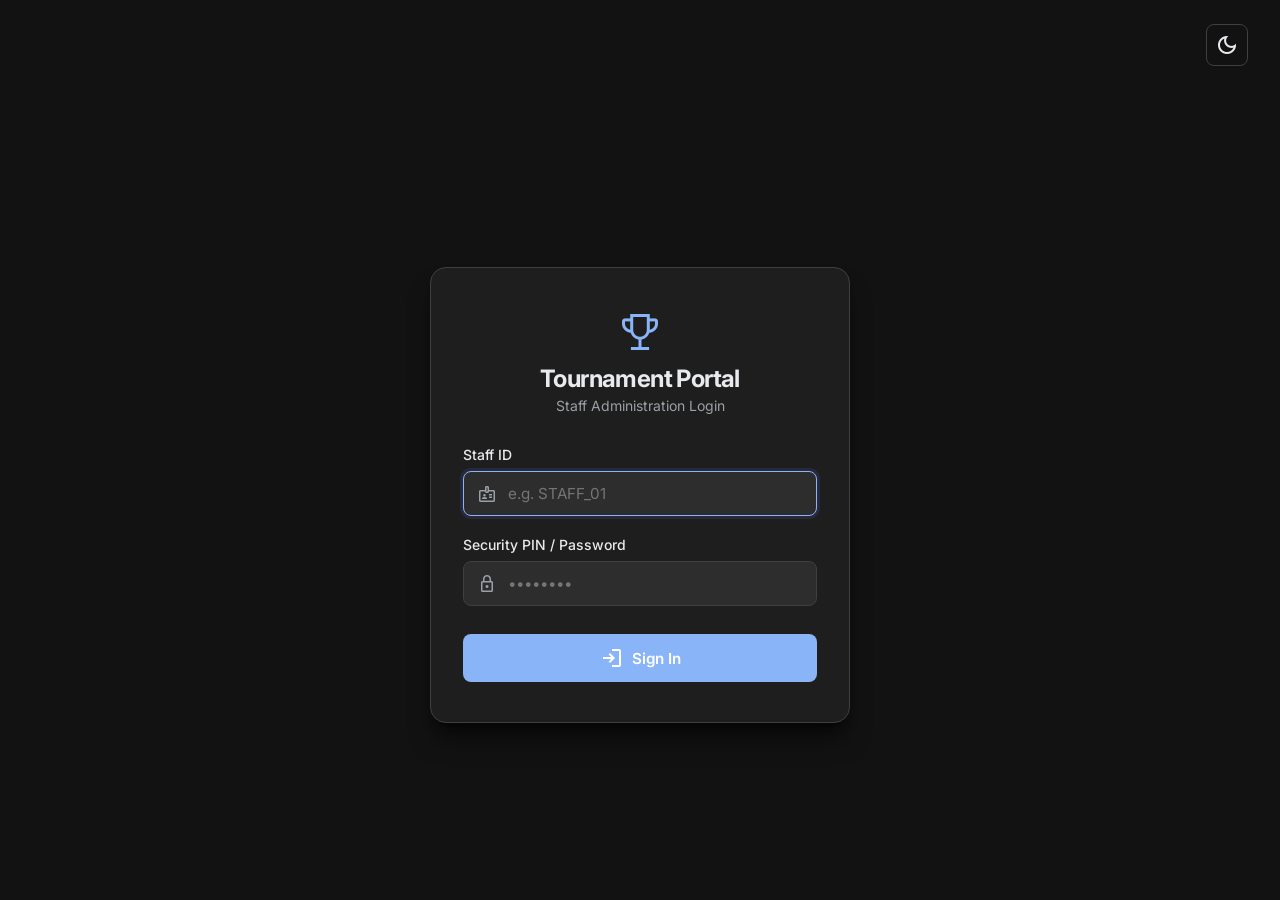
<file: index.html>
<!DOCTYPE html>
<html lang="en" data-theme="dark">
<head>
  <meta charset="UTF-8">
  <meta name="viewport" content="width=device-width, initial-scale=1.0">
  <title>Dashboard | Tournament Portal</title>
  
  <!-- Fonts & Material Symbols -->
  <link rel="preconnect" href="https://fonts.googleapis.com">
  <link rel="preconnect" href="https://fonts.gstatic.com" crossorigin>
  <link href="https://fonts.googleapis.com/css2?family=Inter:wght@400;500;600;700&display=swap" rel="stylesheet">
  <link rel="stylesheet" href="https://fonts.googleapis.com/css2?family=Material+Symbols+Outlined:opsz,wght,FILL,GRAD@24,400,0,0" />
  
  <!-- Page Stylesheet -->
  <link rel="stylesheet" href="index.css">
</head>
<body>

  <!-- Mobile Sidebar Backdrop -->
  <div id="sidebarBackdrop" class="sidebar-backdrop"></div>

  <!-- 1. Full-Width Top Header (Always Visible) -->
  <header class="top-header">
    <div class="header-left">
      <button id="hamburgerBtn" class="icon-btn hamburger-btn" aria-label="Toggle Menu">
        <span class="material-symbols-outlined">menu</span>
      </button>
      <div class="brand">
        <span class="material-symbols-outlined logo-icon" data-config="brand-icon">emoji_events</span>
        <span class="brand-title" data-config="brand-name">Tournament Portal</span>
      </div>
      <h1 class="page-title">Dashboard</h1>
    </div>

    <div class="header-right">
      <button id="themeToggleBtn" class="icon-btn" aria-label="Toggle Theme"></button>
    </div>
  </header>

  <!-- 2. Main Workspace Layout -->
  <div class="app-container">

    <!-- Left Sidebar Navigation (Always Visible) -->
    <aside id="sidebar" class="sidebar">
      <nav id="sidebarNavContainer" class="sidebar-nav">
        <!-- Injected dynamically via util.js -->
      </nav>

      <div class="sidebar-footer">
        <div class="user-profile">
          <span class="material-symbols-outlined user-avatar">account_circle</span>
          <div class="user-info">
            <span class="user-name">John Doe</span>
            <span class="user-role">Administrator</span>
          </div>
        </div>
        <button id="logoutBtn" class="icon-btn logout-btn" title="Logout">
          <span class="material-symbols-outlined">logout</span>
        </button>
      </div>
    </aside>

    <!-- Right Main Content Body -->
    <main class="content-body">
      <!-- Content-Scoped Loading Overlay -->
      <div id="contentLoadingOverlay" class="content-loading-overlay">
        <div class="loading-spinner"></div>
      </div>

      <!-- Quick Metrics Grid -->
      <section class="metrics-grid">
        <div class="metric-card">
          <div class="metric-icon">
            <span class="material-symbols-outlined">event</span>
          </div>
          <div class="metric-info">
            <span class="metric-label">Total Events</span>
            <h2 id="totalEventsCount" class="metric-value">--</h2>
          </div>
        </div>

        <div class="metric-card">
          <div class="metric-icon">
            <span class="material-symbols-outlined">groups</span>
          </div>
          <div class="metric-info">
            <span class="metric-label">Active Entrants</span>
            <h2 id="totalEntrantsCount" class="metric-value">--</h2>
          </div>
        </div>

        <div class="metric-card">
          <div class="metric-icon">
            <span class="material-symbols-outlined">pending_actions</span>
          </div>
          <div class="metric-info">
            <span class="metric-label">Pending Matches</span>
            <h2 id="pendingMatchesCount" class="metric-value">--</h2>
          </div>
        </div>
      </section>

      <!-- Dashboard Table Section -->
      <section class="dashboard-section">
        <div class="section-header">
          <h2>Recent Events</h2>
          <button class="btn btn-secondary btn-sm" onclick="navigateTo('events/viewevents.html')">
            <span>View All</span>
            <span class="material-symbols-outlined">arrow_forward</span>
          </button>
        </div>

        <div id="recentEventsContainer" class="dashboard-card">
          <p class="placeholder-text">Loading recent events...</p>
        </div>
      </section>

    </main>
  </div>

  <!-- Scripts -->
  <script src="util.js"></script>
  <script src="index.js"></script>
</body>
</html>
</file>
<file: index.css>
/* ==========================================================================
   INDEX / DASHBOARD STYLESHEET
   ========================================================================== */

:root[data-theme="dark"] {
  --bg-primary: #121212;
  --bg-surface: #1e1e1e;
  --bg-input: #2d2d2d;
  --text-primary: #e8eaed;
  --text-secondary: #9aa0a6;
  --accent-color: #8ab4f8;
  --accent-hover: #aecbfa;
  --border-color: #3c4043;
  --accent-light: rgba(138, 180, 248, 0.15);
  --error-bg: rgba(239, 68, 68, 0.15);
  --error-text: #fca5a5;
  --error-border: #ef4444;
  --success-bg: rgba(34, 197, 94, 0.15);
  --success-text: #86efac;
  --success-border: #22c55e;
  --header-height: 64px;
  --sidebar-width: 260px;
}

:root[data-theme="light"] {
  --bg-primary: #f8f9fa;
  --bg-surface: #ffffff;
  --bg-input: #f8fafc;
  --text-primary: #1f1f1f;
  --text-secondary: #5f6368;
  --accent-color: #1a73e8;
  --accent-hover: #1557b0;
  --border-color: #dadce0;
  --accent-light: rgba(26, 115, 232, 0.1);
  --error-bg: #fef2f2;
  --error-text: #991b1b;
  --error-border: #f87171;
  --success-bg: #f0fdf4;
  --success-text: #166534;
  --success-border: #4ade80;
  --header-height: 64px;
  --sidebar-width: 260px;
}

* {
  box-sizing: border-box;
  margin: 0;
  padding: 0;
  font-family: 'Inter', -apple-system, BlinkMacSystemFont, sans-serif;
}

body {
  background-color: var(--bg-primary);
  color: var(--text-primary);
  min-height: 100vh;
  display: flex;
  flex-direction: column;
}

/* --------------------------------------------------------------------------
   1. Full-Width Top Bar
   -------------------------------------------------------------------------- */
.top-header {
  height: var(--header-height);
  width: 100%;
  background-color: var(--bg-surface);
  border-bottom: 1px solid var(--border-color);
  padding: 0 1.5rem;
  display: flex;
  align-items: center;
  justify-content: space-between;
  position: fixed;
  top: 0;
  left: 0;
  z-index: 200;
}

.header-left {
  display: flex;
  align-items: center;
  gap: 1.25rem;
}

.brand {
  display: flex;
  align-items: center;
  gap: 0.75rem;
  margin-right: 0.5rem;
}

.logo-icon {
  font-size: 1.75rem;
  color: var(--accent-color);
}

.brand-title {
  font-weight: 700;
  font-size: 1.1rem;
  letter-spacing: -0.02em;
}

.page-title {
  font-size: 1.25rem;
  font-weight: 600;
  padding-left: 1.25rem;
  border-left: 1px solid var(--border-color);
}

.hamburger-btn {
  display: none;
}

/* --------------------------------------------------------------------------
   2. Main Workspace Layout Area
   -------------------------------------------------------------------------- */
.app-container {
  display: flex;
  margin-top: var(--header-height);
  min-height: calc(100vh - var(--header-height));
}

/* --------------------------------------------------------------------------
   3. Sidebar Navigation
   -------------------------------------------------------------------------- */
.sidebar {
  width: var(--sidebar-width);
  background-color: var(--bg-surface);
  border-right: 1px solid var(--border-color);
  display: flex;
  flex-direction: column;
  position: fixed;
  top: var(--header-height);
  bottom: 0;
  left: 0;
  z-index: 100;
  transition: transform 0.3s ease;
}

.sidebar-nav {
  flex: 1;
  padding: 1rem 0.75rem;
  display: flex;
  flex-direction: column;
  gap: 0.25rem;
  overflow-y: auto;
}

.nav-item {
  display: flex;
  align-items: center;
  gap: 0.875rem;
  padding: 0.75rem 1rem;
  border-radius: 0.5rem;
  color: var(--text-secondary);
  text-decoration: none;
  font-weight: 500;
  font-size: 0.925rem;
  transition: all 0.2s ease;
}

.nav-item:hover, 
.nav-item.active {
  background-color: var(--accent-light);
  color: var(--accent-color);
}

.sidebar-footer {
  padding: 1rem;
  border-top: 1px solid var(--border-color);
  display: flex;
  align-items: center;
  justify-content: space-between;
}

.user-profile {
  display: flex;
  align-items: center;
  gap: 0.75rem;
  overflow: hidden;
}

.user-avatar {
  font-size: 2.25rem;
  color: var(--text-secondary);
}

.user-info {
  display: flex;
  flex-direction: column;
  overflow: hidden;
}

.user-name {
  font-size: 0.875rem;
  font-weight: 600;
  white-space: nowrap;
  text-overflow: ellipsis;
  overflow: hidden;
}

.user-role {
  font-size: 0.75rem;
  color: var(--text-secondary);
}

/* --------------------------------------------------------------------------
   4. Content Body & Loader
   -------------------------------------------------------------------------- */
.content-body {
  position: relative;
  flex: 1;
  margin-left: var(--sidebar-width);
  padding: 2rem;
  min-width: 0;
  min-height: calc(100vh - var(--header-height));
}

.content-loading-overlay {
  position: absolute;
  inset: 0;
  background-color: var(--bg-primary);
  display: flex;
  align-items: center;
  justify-content: center;
  z-index: 50;
  opacity: 1;
  visibility: visible;
  transition: opacity 0.25s ease, visibility 0.25s ease;
}

.content-loading-overlay.hidden-overlay {
  opacity: 0;
  visibility: hidden;
  pointer-events: none;
}

.loading-spinner {
  width: 40px;
  height: 40px;
  border: 3px solid var(--border-color);
  border-top-color: var(--accent-color);
  border-radius: 50%;
  animation: spin 0.8s linear infinite;
}

@keyframes spin {
  from { transform: rotate(0deg); }
  to { transform: rotate(360deg); }
}

@media (max-width: 1023px) {
  .hamburger-btn {
    display: flex;
  }
  
  .page-title {
    display: none;
  }

  .sidebar {
    transform: translateX(-100%);
  }

  .sidebar.open {
    transform: translateX(0);
  }

  .content-body {
    margin-left: 0;
  }

  .sidebar-backdrop {
    position: fixed;
    inset: 0;
    background: rgba(0, 0, 0, 0.5);
    z-index: 90;
    opacity: 0;
    visibility: hidden;
    transition: opacity 0.3s ease, visibility 0.3s ease;
  }

  .sidebar-backdrop.open {
    opacity: 1;
    visibility: visible;
  }
}

/* --------------------------------------------------------------------------
   5. Metrics Cards & Dashboard Containers
   -------------------------------------------------------------------------- */
.metrics-grid {
  display: grid;
  grid-template-columns: repeat(auto-fit, minmax(240px, 1fr));
  gap: 1.5rem;
  margin-bottom: 2rem;
}

.metric-card {
  background-color: var(--bg-surface);
  border: 1px solid var(--border-color);
  border-radius: 0.75rem;
  padding: 1.25rem;
  display: flex;
  align-items: center;
  gap: 1.25rem;
}

.metric-icon {
  width: 48px;
  height: 48px;
  border-radius: 0.5rem;
  display: flex;
  align-items: center;
  justify-content: center;
  background-color: var(--accent-light);
  color: var(--accent-color);
}

.metric-info {
  display: flex;
  flex-direction: column;
}

.metric-label {
  font-size: 0.85rem;
  color: var(--text-secondary);
}

.metric-value {
  font-size: 1.5rem;
  font-weight: 700;
}

.dashboard-section {
  display: flex;
  flex-direction: column;
  gap: 1rem;
}

.section-header {
  display: flex;
  align-items: center;
  justify-content: space-between;
}

.dashboard-card {
  background-color: var(--bg-surface);
  border: 1px solid var(--border-color);
  border-radius: 0.75rem;
  padding: 1.25rem;
  overflow: hidden;
}

.placeholder-text {
  color: var(--text-secondary);
  font-size: 0.9rem;
}

.icon-btn {
  background: transparent;
  border: 1px solid var(--border-color);
  color: var(--text-primary);
  padding: 0.5rem;
  border-radius: 0.5rem;
  cursor: pointer;
  display: flex;
  align-items: center;
  justify-content: center;
  transition: all 0.2s ease;
}

.icon-btn:hover {
  background-color: var(--accent-light);
  border-color: var(--accent-color);
}

.btn {
  display: inline-flex;
  align-items: center;
  justify-content: center;
  gap: 0.5rem;
  font-weight: 600;
  font-size: 0.875rem;
  padding: 0.625rem 1rem;
  border-radius: 0.5rem;
  border: none;
  cursor: pointer;
  transition: all 0.2s ease;
}

.btn-secondary {
  background-color: var(--bg-input);
  color: var(--text-primary);
  border: 1px solid var(--border-color);
}

.btn-secondary:hover {
  border-color: var(--accent-color);
  color: var(--accent-color);
}

.btn-sm {
  padding: 0.375rem 0.75rem;
  font-size: 0.8rem;
}

/* --------------------------------------------------------------------------
   6. Data Table Layout & Typography Fixes
   -------------------------------------------------------------------------- */
.table-responsive {
  width: 100%;
  overflow-x: auto;
}

.data-table {
  width: 100%;
  border-collapse: collapse;
  text-align: left;
  font-size: 0.9rem;
}

.data-table th, 
.data-table td {
  padding: 0.875rem 1rem;
  border-bottom: 1px solid var(--border-color);
  color: var(--text-primary);
  white-space: nowrap;
}

.data-table th {
  color: var(--text-secondary);
  font-weight: 600;
  background-color: var(--bg-primary);
}

.data-table tbody tr:last-child td {
  border-bottom: none;
}

.data-table th:nth-child(1),
.data-table td:nth-child(1) { width: 15%; }

.data-table th:nth-child(2),
.data-table td:nth-child(2) { width: 35%; }

.data-table th:nth-child(3),
.data-table td:nth-child(3) { width: 20%; }

.data-table th:nth-child(4),
.data-table td:nth-child(4) { width: 15%; }

.data-table th:nth-child(5),
.data-table td:nth-child(5) { width: 15%; }

.clickable-row {
  cursor: pointer;
  transition: background-color 0.2s ease;
}

.clickable-row:hover {
  background-color: var(--accent-light);
}

/* Badges & Status Pills */
.badge {
  display: inline-block;
  padding: 0.2rem 0.5rem;
  background-color: var(--bg-input);
  border: 1px solid var(--border-color);
  border-radius: 0.375rem;
  font-size: 0.75rem;
  color: var(--text-secondary);
  font-weight: 500;
}

.status-pill {
  display: inline-block;
  padding: 0.25rem 0.625rem;
  border-radius: 1rem;
  font-size: 0.75rem;
  font-weight: 600;
  text-transform: capitalize;
}

.status-pill.upcoming {
  background-color: var(--accent-light);
  color: var(--accent-color);
}

.status-pill.ongoing {
  background-color: var(--success-bg);
  color: var(--success-text);
}

.status-pill.completed {
  background-color: var(--bg-input);
  color: var(--text-secondary);
}

/* ==========================================================================
   GLOBAL ALERT / TOAST NOTIFICATIONS
   ========================================================================== */

.notification-container {
  position: fixed;
  top: calc(var(--header-height) + 1rem);
  right: 1.5rem;
  z-index: 9999;
  display: flex;
  flex-direction: column;
  gap: 0.75rem;
  max-width: 380px;
  width: calc(100% - 3rem);
  pointer-events: none;
}

.toast-notification {
  pointer-events: auto;
  display: flex;
  align-items: center;
  gap: 0.75rem;
  padding: 0.875rem 1rem;
  background-color: var(--bg-surface);
  border: 1px solid var(--border-color);
  border-radius: 0.5rem;
  box-shadow: 0 4px 16px rgba(0, 0, 0, 0.25);
  color: var(--text-primary);
  opacity: 0;
  transform: translateY(-12px) scale(0.96);
  transition: opacity 0.25s ease, transform 0.25s ease;
}

.toast-notification.show {
  opacity: 1;
  transform: translateY(0) scale(1);
}

.toast-notification.hide {
  opacity: 0;
  transform: translateY(-8px) scale(0.95);
}

.toast-icon {
  font-size: 1.25rem;
  flex-shrink: 0;
}

.toast-message {
  font-size: 0.875rem;
  flex: 1;
  line-height: 1.4;
}

.toast-close-btn {
  background: transparent;
  border: none;
  color: var(--text-secondary);
  cursor: pointer;
  display: flex;
  align-items: center;
  justify-content: center;
  padding: 0.2rem;
  border-radius: 0.25rem;
  transition: color 0.15s ease;
}

.toast-close-btn:hover {
  color: var(--text-primary);
}

/* Variant Types */
.toast-notification.success {
  border-left: 4px solid var(--success-border);
}
.toast-notification.success .toast-icon {
  color: var(--success-text);
}

.toast-notification.error {
  border-left: 4px solid var(--error-border);
}
.toast-notification.error .toast-icon {
  color: var(--error-text);
}

.toast-notification.info {
  border-left: 4px solid var(--accent-color);
}
.toast-notification.info .toast-icon {
  color: var(--accent-color);
}

/* ==========================================================================
   GLOBAL CONFIRMATION MODAL
   ========================================================================== */

.confirm-backdrop {
  position: fixed;
  inset: 0;
  background-color: rgba(0, 0, 0, 0.65);
  backdrop-filter: blur(2px);
  display: flex;
  align-items: center;
  justify-content: center;
  z-index: 10000;
  padding: 1rem;
  opacity: 0;
  visibility: hidden;
  transition: opacity 0.2s ease, visibility 0.2s ease;
}

.confirm-backdrop.show {
  opacity: 1;
  visibility: visible;
}

.confirm-backdrop.hide {
  opacity: 0;
  visibility: hidden;
}

.confirm-card {
  background-color: var(--bg-surface);
  border: 1px solid var(--border-color);
  border-radius: 0.75rem;
  width: 100%;
  max-width: 420px;
  padding: 1.5rem;
  display: flex;
  flex-direction: column;
  gap: 1rem;
  box-shadow: 0 12px 32px rgba(0, 0, 0, 0.4);
  transform: scale(0.95) translateY(-8px);
  transition: transform 0.2s ease;
}

.confirm-backdrop.show .confirm-card {
  transform: scale(1) translateY(0);
}

.confirm-header h3 {
  font-size: 1.15rem;
  font-weight: 600;
  color: var(--text-primary);
}

.confirm-body p {
  font-size: 0.9rem;
  color: var(--text-secondary);
  line-height: 1.5;
}

.confirm-footer {
  display: flex;
  align-items: center;
  justify-content: flex-end;
  gap: 0.75rem;
  margin-top: 0.5rem;
}
</file>
<file: brackets.css>
/* ==========================================================================
1. THEME VARIABLES (from index.css)
========================================================================== */
:root[data-theme="dark"] {
	--bg-primary: #121212;
	--bg-surface: #1e1e1e;
	--bg-input: #2d2d2d;
	--text-primary: #e8eaed;
	--text-secondary: #9aa0a6;
	--accent-color: #8ab4f8;
	--accent-hover: #aecbfa;
	--border-color: #3c4043;
	--accent-light: rgba(138, 180, 248, 0.15);
	--error-bg: rgba(239, 68, 68, 0.15);
	--error-text: #fca5a5;
	--error-border: #ef4444;
	--success-bg: rgba(34, 197, 94, 0.15);
	--success-text: #86efac;
	--success-border: #22c55e;
	--header-height: 64px;
	--sidebar-width: 260px;
}
:root[data-theme="light"] {
	--bg-primary: #f8f9fa;
	--bg-surface: #ffffff;
	--bg-input: #f8fafc;
	--text-primary: #1f1f1f;
	--text-secondary: #5f6368;
	--accent-color: #1a73e8;
	--accent-hover: #1557b0;
	--border-color: #dadce0;
	--accent-light: rgba(26, 115, 232, 0.1);
	--error-bg: #fef2f2;
	--error-text: #991b1b;
	--error-border: #f87171;
	--success-bg: #f0fdf4;
	--success-text: #166534;
	--success-border: #4ade80;
	--header-height: 64px;
	--sidebar-width: 260px;
}
/* Fallback default theme (Dark) */
:root {
	--bg-primary: #121212;
	--bg-surface: #1e1e1e;
	--bg-input: #2d2d2d;
	--text-primary: #e8eaed;
	--text-secondary: #9aa0a6;
	--accent-color: #8ab4f8;
	--accent-hover: #aecbfa;
	--border-color: #3c4043;
	--accent-light: rgba(138, 180, 248, 0.15);
	--error-bg: rgba(239, 68, 68, 0.15);
	--error-text: #fca5a5;
	--error-border: #ef4444;
	--success-bg: rgba(34, 197, 94, 0.15);
	--success-text: #86efac;
	--success-border: #22c55e;
	--header-height: 64px;
	--sidebar-width: 260px;
}

/* ==========================================================================
2. GLOBAL RESETS & LAYOUT
========================================================================== */
* {
	box-sizing: border-box;
	margin: 0;
	padding: 0;
	font-family: 'Inter', -apple-system, BlinkMacSystemFont, sans-serif;
}
html, body {
	height: 100vh;
	overflow: hidden;
}
body {
	background-color: var(--bg-primary);
	color: var(--text-primary);
	display: flex;
	flex-direction: column;
}
.hidden {
	display: none !important;
}

/* Top Bar Navigation */
.top-header {
	height: var(--header-height);
	width: 100%;
	background-color: var(--bg-surface);
	border-bottom: 1px solid var(--border-color);
	padding: 0 1.5rem;
	display: flex;
	align-items: center;
	justify-content: space-between;
	position: fixed;
	top: 0;
	left: 0;
	z-index: 200;
}
.header-left, .header-right {
	display: flex;
	align-items: center;
	gap: 1.25rem;
}
.brand {
	display: flex;
	align-items: center;
	gap: 0.75rem;
	margin-right: 0.5rem;
}
.logo-icon {
	font-size: 1.75rem;
	color: var(--accent-color);
}
.brand-title {
	font-weight: 700;
	font-size: 1.1rem;
	letter-spacing: -0.02em;
}
.page-title {
	font-size: 1.25rem;
	font-weight: 600;
	padding-left: 1.25rem;
	border-left: 1px solid var(--border-color);
}
.hamburger-btn {
	display: none;
}

/* App Outer Container & Sidebar Navigation */
.app-container {
	display: flex;
	margin-top: var(--header-height);
	height: calc(100vh - var(--header-height));
	overflow: hidden;
}
.sidebar {
	width: var(--sidebar-width);
	background-color: var(--bg-surface);
	border-right: 1px solid var(--border-color);
	display: flex;
	flex-direction: column;
	position: fixed;
	top: var(--header-height);
	bottom: 0;
	left: 0;
	z-index: 100;
	transition: transform 0.3s ease;
}
.sidebar-nav {
	flex: 1;
	padding: 1rem 0.75rem;
	display: flex;
	flex-direction: column;
	gap: 0.25rem;
	overflow-y: auto;
}
.nav-item {
	display: flex;
	align-items: center;
	gap: 0.875rem;
	padding: 0.75rem 1rem;
	border-radius: 0.5rem;
	color: var(--text-secondary);
	text-decoration: none;
	font-weight: 500;
	font-size: 0.925rem;
	transition: all 0.2s ease;
}
.nav-item:hover, .nav-item.active {
	background-color: var(--accent-light);
	color: var(--accent-color);
}
.sidebar-footer {
	padding: 1rem;
	border-top: 1px solid var(--border-color);
	display: flex;
	align-items: center;
	justify-content: space-between;
}
.user-profile {
	display: flex;
	align-items: center;
	gap: 0.75rem;
	overflow: hidden;
}
.user-avatar {
	font-size: 2.25rem;
	color: var(--text-secondary);
}
.user-info {
	display: flex;
	flex-direction: column;
	overflow: hidden;
}
.user-name {
	font-size: 0.875rem;
	font-weight: 600;
	white-space: nowrap;
	text-overflow: ellipsis;
	overflow: hidden;
}
.user-role {
	font-size: 0.75rem;
	color: var(--text-secondary);
}

/* Main Content Layout Area */
.content-body {
	position: relative;
	flex: 1;
	margin-left: var(--sidebar-width);
	padding: 1.5rem;
	min-width: 0;
	height: 100%;
	display: flex;
	flex-direction: column;
	overflow: hidden;
}

/* Overlay & Loading State */
.content-loading-overlay {
	position: absolute;
	inset: 0;
	background-color: var(--bg-primary);
	display: flex;
	align-items: center;
	justify-content: center;
	z-index: 50;
	opacity: 1;
	visibility: visible;
	transition: opacity 0.25s ease, visibility 0.25s ease;
}
.content-loading-overlay.hidden-overlay {
	opacity: 0;
	visibility: hidden;
	pointer-events: none;
}
.loading-spinner {
	width: 40px;
	height: 40px;
	border: 3px solid var(--border-color);
	border-top-color: var(--accent-color);
	border-radius: 50%;
	animation: spin 0.8s linear infinite;
}
@keyframes spin {
	from {
		transform: rotate(0deg);
	}
	to {
		transform: rotate(360deg);
	}
}

/* Mobile Responsiveness for Navigation Layout */
@media (max-width: 1023px) {
	.hamburger-btn {
		display: flex;
	}
	.page-title {
		display: none;
	}
	.sidebar {
		transform: translateX(-100%);
	}
	.sidebar.open {
		transform: translateX(0);
	}
	.content-body {
		margin-left: 0;
	}
	.sidebar-backdrop {
		position: fixed;
		inset: 0;
		background: rgba(0, 0, 0, 0.5);
		z-index: 90;
		opacity: 0;
		visibility: hidden;
		transition: opacity 0.3s ease, visibility 0.3s ease;
	}
	.sidebar-backdrop.open {
		opacity: 1;
		visibility: visible;
	}
}

/* ==========================================================================
3. BUTTONS & UI CONTROLS
========================================================================== */
.btn {
	display: inline-flex;
	align-items: center;
	justify-content: center;
	gap: 0.5rem;
	font-weight: 600;
	font-size: 0.875rem;
	padding: 0.625rem 1rem;
	border-radius: 0.5rem;
	border: 1px solid transparent;
	cursor: pointer;
	transition: all 0.2s ease;
}
.btn-primary {
	background-color: var(--accent-color);
	color: #ffffff;
}
.btn-primary:hover {
	background-color: var(--accent-hover);
}
.btn-secondary {
	background-color: var(--bg-input);
	color: var(--text-primary);
	border-color: var(--border-color);
}
.btn-secondary:hover {
	border-color: var(--accent-color);
	color: var(--accent-color);
}
.btn-sm {
	padding: 0.375rem 0.75rem;
	font-size: 0.8rem;
}
.icon-btn {
	background: transparent;
	border: 1px solid var(--border-color);
	color: var(--text-primary);
	padding: 0.5rem;
	border-radius: 0.5rem;
	cursor: pointer;
	display: flex;
	align-items: center;
	justify-content: center;
	transition: all 0.2s ease;
}
.icon-btn:hover {
	background-color: var(--accent-light);
	border-color: var(--accent-color);
}
.form-input {
	background-color: var(--bg-input);
	border: 1px solid var(--border-color);
	color: var(--text-primary);
	padding: 0.625rem 0.875rem;
	border-radius: 0.5rem;
	font-size: 0.875rem;
	outline: none;
	transition: border-color 0.2s ease;
}
.form-input:focus {
	border-color: var(--accent-color);
}
.bar-right {
	display: flex;
	align-items: center;
	gap: 0.75rem;
}

/* ==========================================================================
4. BRACKET VIEWPORT & CONTAINER STYLES
========================================================================== */
.bracket-action-bar {
	display: flex;
	justify-content: space-between;
	align-items: center;
	gap: 1rem;
	margin-bottom: 1rem;
	flex-wrap: wrap;
	flex-shrink: 0;
}
.info-banner {
	display: flex;
	align-items: center;
	gap: 0.5rem;
	background-color: var(--accent-light);
	border: 1px solid var(--accent-color);
	padding: 0.75rem 1rem;
	border-radius: 0.5rem;
	font-size: 0.875rem;
	color: var(--text-primary);
	margin-bottom: 1rem;
	flex-shrink: 0;
}
.bracket-viewport,.bracket-container,#bracketDisplay,.bracket-wrapper {
	width: 100%;
	flex: 1;
	min-height: 0;
	overflow: auto;
	background-color: var(--bg-surface);
	border: 1px solid var(--border-color);
	border-radius: 0.75rem;
	padding: 1.5rem;
	box-sizing: border-box;
	-webkit-overflow-scrolling: touch;
}
.bracket-canvas,.bracket-tree,.rounds-wrapper {
	display: flex;
	gap: 3rem;
	align-items: stretch;
	min-width: max-content;
	min-height: max-content;
}
.placeholder-text {
	color: var(--text-secondary);
	font-size: 0.9rem;
	text-align: center;
	width: 100%;
	margin-top: 2rem;
}

/* ==========================================================================
5. BRACKET TREE NODES, CARDS & SKELETON (GRID ADJUSTMENTS)
========================================================================== */
.bracket-round {
	display: grid;
	/* Increase auto row height to comfortably fit unclipped match cards */
	grid-auto-rows: 120px; 
	align-content: start;
	height: 100%;
	min-width: 260px;
	gap: 1rem;
}

.round-title {
	grid-row: 1;
	grid-column: 1 / -1;
	text-align: center;
	font-size: 0.85rem;
	font-weight: 700;
	text-transform: uppercase;
	color: var(--accent-color);
	letter-spacing: 0.05em;
	height: 30px;
	display: flex;
	align-items: center;
	justify-content: center;
}

/* Match Card Container */
.match-card {
	position: relative;
	z-index: 2;
	background: #1e1f23;
	border: 1px solid #2e3035;
	border-radius: 8px;
	margin: 16px 0;
	box-shadow: 0 4px 6px rgba(0, 0, 0, 0.3);
	padding-top: 2.25rem;
	min-height: 115px;
	height: auto;
	overflow: visible;
	box-sizing: border-box;
}

/* Invisible Spacer Card Style (Fallback strategy to push grid elements down) */
.match-card.spacer-card {
	visibility: hidden !important;
	border: none !important;
	background: transparent !important;
	box-shadow: none !important;
	pointer-events: none !important;
}

.match-card:hover {
	border-color: var(--accent-color);
}
.match-card.completed {
	border-left: 4px solid var(--success-border);
}
.match-card-header {
	position: absolute;
	top: 0;
	left: 0;
	right: 0;
	height: 2.25rem;
	padding: 0 0.5rem;
	display: flex;
	justify-content: space-between;
	align-items: center;
	gap: 6px;
	background-color: rgba(0, 0, 0, 0.15);
	border-bottom: 1px solid var(--border-color);
}
.match-id-badge {
	font-size: 0.68rem;
	font-weight: 700;
	color: var(--text-secondary);
	text-transform: uppercase;
	letter-spacing: 0.04em;
	white-space: nowrap;
}
/* Updated & Formatted Adjudicator Button Styling */
.btn-adj-badge {
	display: inline-flex;
	align-items: center;
	gap: 4px;
	background-color: transparent;
	border: 1px dashed var(--border-color);
	color: var(--text-secondary);
	border-radius: 4px;
	padding: 2px 6px;
	font-size: 0.725rem;
	font-weight: 500;
	cursor: pointer;
	transition: all 0.2s ease;
	max-width: 140px;
	overflow: hidden;
	white-space: nowrap;
}
.btn-adj-badge span {
	overflow: hidden;
	text-overflow: ellipsis;
	white-space: nowrap;
}
.btn-adj-badge .material-symbols-outlined {
	font-size: 14px;
	flex-shrink: 0;
}
.btn-adj-badge:hover {
	background-color: var(--accent-light);
	color: var(--text-primary);
	border-color: var(--accent-color);
}
.btn-adj-badge.assigned {
	background-color: var(--accent-light);
	border: 1px solid var(--accent-color);
	color: var(--accent-color);
}
.match-card.empty-skeleton {
	border: 1px dashed var(--border-color);
	background-color: var(--bg-input);
	opacity: 0.9;
}
.slot-row {
	display: flex;
	justify-content: space-between;
	align-items: center;
	padding: 0.625rem 0.875rem;
	font-size: 0.875rem;
	border-bottom: 1px solid var(--border-color);
	cursor: pointer;
	user-select: none;
	transition: background-color 0.2s ease;
}
.slot-row:last-child {
	border-bottom: none;
}
.slot-row:hover {
	background-color: var(--accent-light);
}
.slot-row.winner {
	background-color: var(--success-bg);
	font-weight: 700;
	color: var(--success-text);
}
.slot-row.bye {
	color: var(--text-secondary);
	font-style: italic;
}
.slot-row.empty-slot {
	cursor: default;
}
.slot-row.empty-slot:hover {
	background-color: transparent;
}
.slot-name {
	white-space: nowrap;
	overflow: hidden;
	text-overflow: ellipsis;
	max-width: 140px;
}
.slot-name.placeholder-slot {
	color: var(--text-secondary);
	font-style: italic;
	font-size: 0.825rem;
}
.slot-score {
	font-weight: 700;
	background-color: var(--bg-input);
	padding: 0.125rem 0.375rem;
	border-radius: 0.25rem;
}
.btn-add-slot {
	background-color: var(--accent-color);
	color: #ffffff;
	border: none;
	border-radius: 50%;
	width: 22px;
	height: 22px;
	font-size: 0.875rem;
	font-weight: bold;
	cursor: pointer;
	display: inline-flex;
	align-items: center;
	justify-content: center;
	transition: background-color 0.2s ease, transform 0.1s ease;
}
.btn-add-slot:hover {
	background-color: var(--accent-hover);
	transform: scale(1.1);
}
/* Drag-and-Drop States */
.slot-row[draggable="true"] {
	cursor: grab;
}
.slot-row[draggable="true"]:active {
	cursor: grabbing;
}
.slot-row.drag-over {
	outline: 2px dashed var(--accent-color);
	background-color: var(--accent-light);
}

/* ==========================================================================
6. MODAL SYSTEM (BRACKET MODALS & GLOBAL CONFIRMATION)
========================================================================== */
.modal-backdrop {
	position: fixed;
	inset: 0;
	background-color: rgba(0, 0, 0, 0.65);
	backdrop-filter: blur(2px);
	display: flex;
	align-items: center;
	justify-content: center;
	z-index: 1000;
	padding: 1rem;
}
.modal-card {
	background-color: var(--bg-surface);
	border: 1px solid var(--border-color);
	border-radius: 0.75rem;
	width: 100%;
	max-width: 440px;
	padding: 1.5rem;
	box-shadow: 0 12px 32px rgba(0, 0, 0, 0.4);
}
.modal-header {
	display: flex;
	justify-content: space-between;
	align-items: center;
	margin-bottom: 1rem;
}
.modal-header h3 {
	font-size: 1.15rem;
	font-weight: 600;
	color: var(--text-primary);
}
.score-input-row {
	display: flex;
	align-items: center;
	gap: 1rem;
	margin: 1.5rem 0;
}
.team-score-box {
	flex: 1;
	text-align: center;
}
.team-score-box label {
	display: block;
	font-weight: 600;
	margin-bottom: 0.5rem;
	font-size: 0.875rem;
}
.score-field {
	width: 100%;
	text-align: center;
	font-size: 1.5rem;
	font-weight: 700;
}
.vs-divider {
	font-weight: 800;
	color: var(--text-secondary);
	font-size: 0.9rem;
}
.feedback-msg {
	color: var(--error-text);
	font-size: 0.85rem;
	text-align: center;
	margin-bottom: 1rem;
	min-height: 1.25rem;
}
.modal-footer {
	display: flex;
	justify-content: flex-end;
	gap: 0.75rem;
}
.modal-body {
	margin: 1.25rem 0;
}
.modal-select {
	width: 100%;
	margin-top: 0.5rem;
}
.confirm-backdrop {
	position: fixed;
	inset: 0;
	background-color: rgba(0, 0, 0, 0.65);
	backdrop-filter: blur(2px);
	display: flex;
	align-items: center;
	justify-content: center;
	z-index: 10000;
	padding: 1rem;
	opacity: 0;
	visibility: hidden;
	transition: opacity 0.2s ease, visibility 0.2s ease;
}
.confirm-backdrop.show {
	opacity: 1;
	visibility: visible;
}
.confirm-card {
	background-color: var(--bg-surface);
	border: 1px solid var(--border-color);
	border-radius: 0.75rem;
	width: 100%;
	max-width: 420px;
	padding: 1.5rem;
	display: flex;
	flex-direction: column;
	gap: 1rem;
	box-shadow: 0 12px 32px rgba(0, 0, 0, 0.4);
	transform: scale(0.95) translateY(-8px);
	transition: transform 0.2s ease;
}
.confirm-backdrop.show .confirm-card {
	transform: scale(1) translateY(0);
}
.confirm-header h3 {
	font-size: 1.15rem;
	font-weight: 600;
	color: var(--text-primary);
}
.confirm-body p {
	font-size: 0.9rem;
	color: var(--text-secondary);
	line-height: 1.5;
}
.confirm-footer {
	display: flex;
	align-items: center;
	justify-content: flex-end;
	gap: 0.75rem;
	margin-top: 0.5rem;
}

/* ==========================================================================
7. TOAST NOTIFICATIONS
========================================================================== */
.notification-container {
	position: fixed;
	top: calc(var(--header-height) + 1rem);
	right: 1.5rem;
	z-index: 9999;
	display: flex;
	flex-direction: column;
	gap: 0.75rem;
	max-width: 380px;
	width: calc(100% - 3rem);
	pointer-events: none;
}
.toast-notification {
	pointer-events: auto;
	display: flex;
	align-items: center;
	gap: 0.75rem;
	padding: 0.875rem 1rem;
	background-color: var(--bg-surface);
	border: 1px solid var(--border-color);
	border-radius: 0.5rem;
	box-shadow: 0 4px 16px rgba(0, 0, 0, 0.25);
	color: var(--text-primary);
	opacity: 0;
	transform: translateY(-12px) scale(0.96);
	transition: opacity 0.25s ease, transform 0.25s ease;
}
.toast-notification.show {
	opacity: 1;
	transform: translateY(0) scale(1);
}
.toast-notification.hide {
	opacity: 0;
	transform: translateY(-8px) scale(0.95);
}
.toast-icon {
	font-size: 1.25rem;
	flex-shrink: 0;
}
.toast-message {
	font-size: 0.875rem;
	flex: 1;
	line-height: 1.4;
}
.toast-close-btn {
	background: transparent;
	border: none;
	color: var(--text-secondary);
	cursor: pointer;
	display: flex;
	align-items: center;
	justify-content: center;
	padding: 0.2rem;
	border-radius: 0.25rem;
	transition: color 0.15s ease;
}
.toast-close-btn:hover {
	color: var(--text-primary);
}
/* Variant Types */
.toast-notification.success {
	border-left: 4px solid var(--success-border);
}
.toast-notification.success .toast-icon {
	color: var(--success-text);
}
.toast-notification.error {
	border-left: 4px solid var(--error-border);
}
.toast-notification.error .toast-icon {
	color: var(--error-text);
}
.toast-notification.info {
	border-left: 4px solid var(--accent-color);
}
.toast-notification.info .toast-icon {
	color: var(--accent-color);
}

/* Dark Scrollbar Styling for Webkit Browsers (Chrome, Edge, Safari) */
.bracket-viewport::-webkit-scrollbar {
	width: 8px;
	height: 8px;
}
.bracket-viewport::-webkit-scrollbar-track {
	background: #18191c;
	border-radius: 4px;
}
.bracket-viewport::-webkit-scrollbar-thumb {
	background: #32353b;
	border-radius: 4px;
	border: 2px solid #18191c;
}
.bracket-viewport::-webkit-scrollbar-thumb:hover {
	background: #4f545c;
}

/* Firefox Scrollbar Styling */
.bracket-viewport {
	scrollbar-width: thin;
	scrollbar-color: #32353b #18191c;
}

/* Main Viewport with Drag Cursor */
.bracket-viewport {
	width: 100%;
	height: calc(100vh - 180px);
	overflow: auto;
	cursor: grab;
	user-select: none;
	background-color: #121315;
	position: relative;
	border-radius: 8px;
}
.bracket-viewport.active {
	cursor: grabbing;
}

#bracket-svg-canvas {
  position: absolute;
  top: 0;
  left: 0;
  width: 100%;
  height: 100%;
  pointer-events: none;
  z-index: 1;
}

/* Internal Bracket Canvas */
.bracket-container {
	display: flex;
	gap: 60px;
	padding: 40px;
	min-width: max-content;
	align-items: center;
	position: relative;
	z-index: 2;
}

/* Bracket Columns */
.bracket-round-column {
	display: grid;
	grid-auto-rows: minmax(100px, auto);
	align-content: space-around;
	height: 100%;
	min-width: 260px;
}

/* Connector Line SVG Overlay */
/* Connector Line SVG Overlay */
#bracket-svg-canvas {
	position: absolute;
	top: 0;
	left: 0;
	min-width: 100%;
	min-height: 100%;
	width: max-content;
	height: max-content;
	pointer-events: none;
	z-index: 1;
	overflow: visible;
}

/* Match Card Container */
.match-card {
	position: relative;
	z-index: 2;
	background: #1e1f23;
	border: 1px solid #2e3035;
	border-radius: 8px;
	margin: 0;
	box-shadow: 0 4px 6px rgba(0, 0, 0, 0.3);
	padding-top: 2.25rem;
	min-height: 115px;
	height: auto;
	overflow: visible;
	box-sizing: border-box;
}
</file>
<file: events/viewevents.css>
/* ==========================================================================
   VIEW EVENTS STYLESHEET
   ========================================================================== */

.events-action-bar {
  display: flex;
  align-items: center;
  justify-content: space-between;
  gap: 1rem;
  margin-bottom: 1.5rem;
  flex-wrap: wrap;
}

.search-box {
  display: flex;
  align-items: center;
  background-color: var(--bg-surface);
  border: 1px solid var(--border-color);
  border-radius: 0.5rem;
  padding: 0.5rem 0.75rem;
  gap: 0.5rem;
  width: 100%;
  max-width: 360px;
}

.search-icon {
  color: var(--text-secondary);
  font-size: 1.25rem;
}

.search-box input {
  background: transparent;
  border: none;
  color: var(--text-primary);
  font-size: 0.9rem;
  width: 100%;
  outline: none;
}

.btn-primary {
  background-color: var(--accent-color);
  color: #ffffff;
}

.btn-primary:hover {
  background-color: var(--accent-hover);
}

/* Modal Dialog Styles */
.modal-backdrop {
  position: fixed;
  inset: 0;
  background-color: rgba(0, 0, 0, 0.6);
  display: flex;
  align-items: center;
  justify-content: center;
  z-index: 300;
  padding: 1rem;
}

.modal-backdrop.hidden {
  display: none;
}

.modal-card {
  background-color: var(--bg-surface);
  border: 1px solid var(--border-color);
  border-radius: 0.75rem;
  width: 100%;
  max-width: 500px;
  padding: 1.5rem;
  display: flex;
  flex-direction: column;
  gap: 1.25rem;
  box-shadow: 0 10px 25px rgba(0, 0, 0, 0.3);
}

.modal-header {
  display: flex;
  align-items: center;
  justify-content: space-between;
}

.form-group {
  display: flex;
  flex-direction: column;
  gap: 0.375rem;
  margin-bottom: 1rem;
}

.form-row {
  display: grid;
  grid-template-columns: 1fr 1fr;
  gap: 1rem;
}

.form-group label {
  font-size: 0.8rem;
  font-weight: 600;
  color: var(--text-secondary);
}

.form-input {
  background-color: var(--bg-input);
  border: 1px solid var(--border-color);
  color: var(--text-primary);
  padding: 0.625rem 0.75rem;
  border-radius: 0.375rem;
  font-size: 0.9rem;
  outline: none;
  transition: border-color 0.2s ease;
}

.form-input:focus {
  border-color: var(--accent-color);
}

.modal-footer {
  display: flex;
  justify-content: flex-end;
  gap: 0.75rem;
  margin-top: 0.5rem;
}

.feedback-msg {
  font-size: 0.85rem;
  min-height: 1.25rem;
  margin-bottom: 0.5rem;
}

.feedback-msg.error {
  color: var(--error-text);
}

.feedback-msg.success {
  color: var(--success-text);
}

.btn-danger {
  background-color: var(--error-bg);
  color: var(--error-text);
  border: 1px solid var(--error-border);
}

.btn-danger:hover {
  background-color: var(--error-border);
  color: #ffffff;
}

/* ==========================================================================
   GLOBAL ALERT / TOAST NOTIFICATIONS
   ========================================================================== */

.notification-container {
  position: fixed;
  top: calc(var(--header-height) + 1rem);
  right: 1.5rem;
  z-index: 9999;
  display: flex;
  flex-direction: column;
  gap: 0.75rem;
  max-width: 380px;
  width: calc(100% - 3rem);
  pointer-events: none;
}

.toast-notification {
  pointer-events: auto;
  display: flex;
  align-items: center;
  gap: 0.75rem;
  padding: 0.875rem 1rem;
  background-color: var(--bg-surface);
  border: 1px solid var(--border-color);
  border-radius: 0.5rem;
  box-shadow: 0 4px 16px rgba(0, 0, 0, 0.25);
  color: var(--text-primary);
  opacity: 0;
  transform: translateY(-12px) scale(0.96);
  transition: opacity 0.25s ease, transform 0.25s ease;
}

.toast-notification.show {
  opacity: 1;
  transform: translateY(0) scale(1);
}

.toast-notification.hide {
  opacity: 0;
  transform: translateY(-8px) scale(0.95);
}

.toast-icon {
  font-size: 1.25rem;
  flex-shrink: 0;
}

.toast-message {
  font-size: 0.875rem;
  flex: 1;
  line-height: 1.4;
}

.toast-close-btn {
  background: transparent;
  border: none;
  color: var(--text-secondary);
  cursor: pointer;
  display: flex;
  align-items: center;
  justify-content: center;
  padding: 0.2rem;
  border-radius: 0.25rem;
  transition: color 0.15s ease;
}

.toast-close-btn:hover {
  color: var(--text-primary);
}

/* Variant Types */
.toast-notification.success {
  border-left: 4px solid var(--success-border);
}
.toast-notification.success .toast-icon {
  color: var(--success-text);
}

.toast-notification.error {
  border-left: 4px solid var(--error-border);
}
.toast-notification.error .toast-icon {
  color: var(--error-text);
}

.toast-notification.info {
  border-left: 4px solid var(--accent-color);
}
.toast-notification.info .toast-icon {
  color: var(--accent-color);
}

/* ==========================================================================
   GLOBAL CONFIRMATION MODAL
   ========================================================================== */

.confirm-backdrop {
  position: fixed;
  inset: 0;
  background-color: rgba(0, 0, 0, 0.65);
  backdrop-filter: blur(2px);
  display: flex;
  align-items: center;
  justify-content: center;
  z-index: 10000;
  padding: 1rem;
  opacity: 0;
  visibility: hidden;
  transition: opacity 0.2s ease, visibility 0.2s ease;
}

.confirm-backdrop.show {
  opacity: 1;
  visibility: visible;
}

.confirm-backdrop.hide {
  opacity: 0;
  visibility: hidden;
}

.confirm-card {
  background-color: var(--bg-surface);
  border: 1px solid var(--border-color);
  border-radius: 0.75rem;
  width: 100%;
  max-width: 420px;
  padding: 1.5rem;
  display: flex;
  flex-direction: column;
  gap: 1rem;
  box-shadow: 0 12px 32px rgba(0, 0, 0, 0.4);
  transform: scale(0.95) translateY(-8px);
  transition: transform 0.2s ease;
}

.confirm-backdrop.show .confirm-card {
  transform: scale(1) translateY(0);
}

.confirm-header h3 {
  font-size: 1.15rem;
  font-weight: 600;
  color: var(--text-primary);
}

.confirm-body p {
  font-size: 0.9rem;
  color: var(--text-secondary);
  line-height: 1.5;
}

.confirm-footer {
  display: flex;
  align-items: center;
  justify-content: flex-end;
  gap: 0.75rem;
  margin-top: 0.5rem;
}
</file>
<file: judge.css>
/* ==========================================================================
   JUDGE / ADJUDICATOR PORTAL STYLESHEET
   ========================================================================== */

/* --------------------------------------------------------------------------
   1. Theme Variables & Base Resets
   -------------------------------------------------------------------------- */
:root[data-theme="dark"] {
  --bg-primary: #121212;
  --bg-surface: #1e1e1e;
  --bg-input: #2d2d2d;
  --text-primary: #e8eaed;
  --text-secondary: #9aa0a6;
  --accent-color: #8ab4f8;
  --accent-hover: #aecbfa;
  --border-color: #3c4043;
  --accent-light: rgba(138, 180, 248, 0.15);
  --error-bg: rgba(239, 68, 68, 0.15);
  --error-text: #fca5a5;
  --error-border: #ef4444;
  --success-bg: rgba(34, 197, 94, 0.15);
  --success-text: #86efac;
  --success-border: #22c55e;
}

:root[data-theme="light"] {
  --bg-primary: #f8f9fa;
  --bg-surface: #ffffff;
  --bg-input: #f8fafc;
  --text-primary: #1f1f1f;
  --text-secondary: #5f6368;
  --accent-color: #1a73e8;
  --accent-hover: #1557b0;
  --border-color: #dadce0;
  --accent-light: rgba(26, 115, 232, 0.1);
  --error-bg: #fef2f2;
  --error-text: #991b1b;
  --error-border: #f87171;
  --success-bg: #f0fdf4;
  --success-text: #166534;
  --success-border: #4ade80;
}

* {
  box-sizing: border-box;
  margin: 0;
  padding: 0;
  font-family: 'Inter', -apple-system, BlinkMacSystemFont, sans-serif;
}

body {
  background-color: var(--bg-primary);
  color: var(--text-primary);
  min-height: 100vh;
  display: flex;
  flex-direction: column;
}

/* --------------------------------------------------------------------------
   2. Adjudicator Main Container & Header
   -------------------------------------------------------------------------- */
.judge-container {
  max-width: 800px;
  width: 100%;
  margin: 0 auto;
  padding: 1.5rem;
}

.judge-header {
  display: flex;
  justify-content: space-between;
  align-items: center;
  margin-bottom: 2rem;
  padding-bottom: 1rem;
  border-bottom: 1px solid var(--border-color);
}

.judge-info h1 {
  font-size: 1.5rem;
  font-weight: 700;
  margin-bottom: 0.25rem;
}

.judge-badge {
  display: inline-block;
  padding: 0.25rem 0.75rem;
  border-radius: 999px;
  background-color: var(--accent-light);
  color: var(--accent-color);
  font-size: 0.85rem;
  font-weight: 600;
}

.header-actions {
  display: flex;
  align-items: center;
  gap: 0.5rem;
}

.section-title-bar {
  display: flex;
  justify-content: space-between;
  align-items: center;
  margin-bottom: 1rem;
}

.section-title-bar h2 {
  font-size: 1.2rem;
  font-weight: 600;
}

/* --------------------------------------------------------------------------
   3. Match Card & Score Input Styles
   -------------------------------------------------------------------------- */
.match-card {
  background-color: var(--bg-surface);
  border: 1px solid var(--border-color);
  border-radius: 0.75rem;
  padding: 1.25rem;
  margin-bottom: 1rem;
  box-shadow: 0 4px 12px rgba(0, 0, 0, 0.05);
  transition: border-color 0.2s ease, box-shadow 0.2s ease;
}

.match-card:hover {
  border-color: var(--accent-color);
  box-shadow: 0 4px 16px rgba(0, 0, 0, 0.1);
}

.match-meta {
  display: flex;
  justify-content: space-between;
  font-size: 0.85rem;
  color: var(--text-secondary);
  margin-bottom: 1rem;
}

.match-vs {
  display: grid;
  grid-template-columns: 1fr auto 1fr;
  align-items: center;
  gap: 1rem;
  text-align: center;
  margin-bottom: 1.25rem;
}

.participant-box {
  background-color: var(--bg-primary);
  border: 1px solid var(--border-color);
  padding: 0.75rem;
  border-radius: 0.5rem;
  font-weight: 600;
  color: var(--text-primary);
  word-break: break-word;
}

.vs-badge {
  font-size: 0.8rem;
  font-weight: 700;
  color: var(--text-secondary);
}

.score-input-grid {
  display: grid;
  grid-template-columns: 1fr 1fr;
  gap: 1rem;
  margin-bottom: 1.25rem;
}

.score-input-group label {
  display: block;
  font-size: 0.85rem;
  color: var(--text-secondary);
  margin-bottom: 0.5rem;
  text-align: center;
}

.score-input-group input {
  width: 100%;
  text-align: center;
  font-size: 1.25rem;
  padding: 0.5rem;
  font-weight: 700;
  background-color: var(--bg-input);
  color: var(--text-primary);
  border: 1px solid var(--border-color);
  border-radius: 0.5rem;
  outline: none;
  transition: border-color 0.2s ease;
}

.score-input-group input:focus {
  border-color: var(--accent-color);
}

.score-input-group input:disabled {
  opacity: 0.6;
  cursor: not-allowed;
}

/* --------------------------------------------------------------------------
   4. Common Buttons & Utility Classes
   -------------------------------------------------------------------------- */
.icon-btn {
  background: transparent;
  border: 1px solid var(--border-color);
  color: var(--text-primary);
  padding: 0.5rem;
  border-radius: 0.5rem;
  cursor: pointer;
  display: flex;
  align-items: center;
  justify-content: center;
  transition: all 0.2s ease;
}

.icon-btn:hover {
  background-color: var(--accent-light);
  border-color: var(--accent-color);
}

.btn {
  display: inline-flex;
  align-items: center;
  justify-content: center;
  gap: 0.5rem;
  font-weight: 600;
  font-size: 0.875rem;
  padding: 0.625rem 1rem;
  border-radius: 0.5rem;
  border: none;
  cursor: pointer;
  transition: all 0.2s ease;
}

.btn-primary {
  background-color: var(--accent-color);
  color: #ffffff;
}

.btn-primary:hover {
  background-color: var(--accent-hover);
}

.btn-secondary {
  background-color: var(--bg-input);
  color: var(--text-primary);
  border: 1px solid var(--border-color);
}

.btn-secondary:hover {
  border-color: var(--accent-color);
  color: var(--accent-color);
}

.btn-block {
  width: 100%;
}

.btn-sm {
  padding: 0.375rem 0.75rem;
  font-size: 0.8rem;
}

.btn:disabled {
  opacity: 0.6;
  cursor: not-allowed;
}

.empty-state {
  text-align: center;
  padding: 3rem 1rem;
  color: var(--text-secondary);
  background-color: var(--bg-surface);
  border: 1px dashed var(--border-color);
  border-radius: 0.75rem;
}

.empty-state span {
  font-size: 3rem;
  margin-bottom: 0.5rem;
  display: block;
}

.spin {
  animation: spin 0.8s linear infinite;
}

@keyframes spin {
    from { transform: rotate(0deg); }
    to { transform: rotate(-360deg); }
}

/* --------------------------------------------------------------------------
   5. Responsive Adjustments
   -------------------------------------------------------------------------- */
@media (max-width: 480px) {
  .judge-container {
    padding: 1rem;
  }

  .match-vs {
    grid-template-columns: 1fr;
    gap: 0.5rem;
  }

  .vs-badge {
    margin: 0.25rem 0;
  }
}
</file>
<file: login.css>
/* ==========================================================================
   LOGIN PAGE STYLESHEET - v0.2
   ========================================================================== */

/* --------------------------------------------------------------------------
   1. Theme Variables & Base Resets
   -------------------------------------------------------------------------- */
:root[data-theme="dark"] {
  --bg-primary: #121212;
  --bg-surface: #1e1e1e;
  --bg-input: #2d2d2d;
  --text-primary: #e8eaed;
  --text-secondary: #9aa0a6;
  --accent-color: #8ab4f8;
  --accent-hover: #aecbfa;
  --border-color: #3c4043;
  --accent-light: rgba(99, 102, 241, 0.15);
  --error-bg: rgba(239, 68, 68, 0.15);
  --error-text: #fca5a5;
  --error-border: #ef4444;
  --success-bg: rgba(34, 197, 94, 0.15);
  --success-text: #86efac;
  --success-border: #22c55e;
  --shadow-lg: 0 20px 25px -5px rgba(0, 0, 0, 0.5), 0 8px 10px -6px rgba(0, 0, 0, 0.5);
}

:root[data-theme="light"] {
  --bg-primary: #f8f9fa;
  --bg-surface: #ffffff;
  --bg-input: #f8fafc;
  --text-primary: #1f1f1f;
  --text-secondary: #5f6368;
  --accent-color: #1a73e8;
  --accent-hover: #1557b0;
  --border-color: #dadce0;
  --accent-light: rgba(79, 70, 229, 0.1);
  --error-bg: #fef2f2;
  --error-text: #991b1b;
  --error-border: #f87171;
  --success-bg: #f0fdf4;
  --success-text: #166534;
  --success-border: #4ade80;
  --shadow-lg: 0 20px 25px -5px rgba(0, 0, 0, 0.1), 0 8px 10px -6px rgba(0, 0, 0, 0.1);
}

* {
  box-sizing: border-box;
  margin: 0;
  padding: 0;
  font-family: 'Inter', -apple-system, BlinkMacSystemFont, sans-serif;
}

body.login-page {
  background-color: var(--bg-primary);
  color: var(--text-primary);
  min-height: 100vh;
  display: flex;
  flex-direction: column;
  transition: background-color 0.3s ease, color 0.3s ease;
}

/* --------------------------------------------------------------------------
   2. Header & Theme Toggle
   -------------------------------------------------------------------------- */
.login-header {
  display: flex;
  justify-content: flex-end;
  padding: 1.5rem 2rem;
  width: 100%;
}

.icon-btn {
  background: transparent;
  border: 1px solid var(--border-color);
  color: var(--text-primary);
  padding: 0.5rem;
  border-radius: 0.5rem;
  cursor: pointer;
  display: flex;
  align-items: center;
  justify-content: center;
  transition: all 0.2s ease;
}

.icon-btn:hover {
  background-color: var(--accent-light);
  border-color: var(--accent-color);
}

/* --------------------------------------------------------------------------
   3. Login Container & Card
   -------------------------------------------------------------------------- */
.login-container {
  flex: 1;
  display: flex;
  align-items: center;
  justify-content: center;
  padding: 1.5rem;
}

.login-card {
  background-color: var(--bg-surface);
  border: 1px solid var(--border-color);
  border-radius: 1rem;
  padding: 2.5rem 2rem;
  width: 100%;
  max-width: 420px;
  box-shadow: var(--shadow-lg);
  transition: border-color 0.3s ease, background-color 0.3s ease;
}

.login-brand {
  text-align: center;
  margin-bottom: 2rem;
}

.logo-icon {
  font-size: 3rem;
  color: var(--accent-color);
  margin-bottom: 0.5rem;
  display: inline-block;
}

.login-brand h1 {
  font-size: 1.5rem;
  font-weight: 700;
  letter-spacing: -0.025em;
  margin-bottom: 0.25rem;
}

.login-brand .subtitle {
  color: var(--text-secondary);
  font-size: 0.875rem;
}

/* --------------------------------------------------------------------------
   4. Form Elements & Inputs
   -------------------------------------------------------------------------- */
.form-group {
  margin-bottom: 1.25rem;
  display: flex;
  flex-direction: column;
  gap: 0.5rem;
}

.form-group label {
  font-size: 0.875rem;
  font-weight: 500;
  color: var(--text-primary);
}

.input-icon-wrapper {
  position: relative;
  display: flex;
  align-items: center;
}

.input-icon {
  position: absolute;
  left: 0.875rem;
  color: var(--text-secondary);
  font-size: 1.25rem;
  pointer-events: none;
}

.input-icon-wrapper input {
  width: 100%;
  padding: 0.75rem 0.875rem 0.75rem 2.75rem;
  background-color: var(--bg-input);
  border: 1px solid var(--border-color);
  border-radius: 0.5rem;
  color: var(--text-primary);
  font-size: 0.95rem;
  outline: none;
  transition: border-color 0.2s ease, box-shadow 0.2s ease;
}

.input-icon-wrapper input:focus {
  border-color: var(--accent-color);
  box-shadow: 0 0 0 3px var(--accent-light);
}

/* --------------------------------------------------------------------------
   5. Buttons & Actions
   -------------------------------------------------------------------------- */
.btn {
  display: inline-flex;
  align-items: center;
  justify-content: center;
  gap: 0.5rem;
  font-weight: 600;
  font-size: 0.95rem;
  padding: 0.75rem 1.25rem;
  border-radius: 0.5rem;
  border: none;
  cursor: pointer;
  transition: all 0.2s ease;
}

.btn-primary {
  background-color: var(--accent-color);
  color: #ffffff;
}

.btn-primary:hover:not(:disabled) {
  background-color: var(--accent-hover);
}

.btn-block {
  width: 100%;
  margin-top: 0.5rem;
}

.btn:disabled {
  opacity: 0.7;
  cursor: not-allowed;
}

/* --------------------------------------------------------------------------
   6. Feedback Banners & Animations
   -------------------------------------------------------------------------- */
.feedback-msg {
  padding: 0.75rem 1rem;
  border-radius: 0.5rem;
  font-size: 0.875rem;
  margin-bottom: 1.25rem;
  display: none;
}

.feedback-msg.error {
  display: block;
  background-color: var(--error-bg);
  color: var(--error-text);
  border: 1px solid var(--error-border);
}

.feedback-msg.success {
  display: block;
  background-color: var(--success-bg);
  color: var(--success-text);
  border: 1px solid var(--success-border);
}

.spin {
  animation: spin 1.2s linear infinite reverse;
}

@keyframes spin {
  from { transform: rotate(0deg); }
  to { transform: rotate(360deg); }
}

/* Overlay Spinner */
#loadingOverlay {
  position: fixed;
  inset: 0;
  background-color: var(--bg-primary);
  display: flex;
  align-items: center;
  justify-content: center;
  z-index: 9999;
  opacity: 1;
  visibility: visible;
  transition: opacity 0.3s ease, visibility 0.3s ease;
}

#loadingOverlay.hidden-overlay {
  opacity: 0;
  visibility: hidden;
}

.loading-spinner {
  width: 40px;
  height: 40px;
  border: 3px solid var(--border-color);
  border-top-color: var(--accent-color);
  border-radius: 50%;
  animation: spin 0.8s linear infinite;
}

/* ==========================================================================
   GLOBAL ALERT / TOAST NOTIFICATIONS
   ========================================================================== */

.notification-container {
  position: fixed;
  top: calc(var(--header-height) + 1rem);
  right: 1.5rem;
  z-index: 9999;
  display: flex;
  flex-direction: column;
  gap: 0.75rem;
  max-width: 380px;
  width: calc(100% - 3rem);
  pointer-events: none;
}

.toast-notification {
  pointer-events: auto;
  display: flex;
  align-items: center;
  gap: 0.75rem;
  padding: 0.875rem 1rem;
  background-color: var(--bg-surface);
  border: 1px solid var(--border-color);
  border-radius: 0.5rem;
  box-shadow: 0 4px 16px rgba(0, 0, 0, 0.25);
  color: var(--text-primary);
  opacity: 0;
  transform: translateY(-12px) scale(0.96);
  transition: opacity 0.25s ease, transform 0.25s ease;
}

.toast-notification.show {
  opacity: 1;
  transform: translateY(0) scale(1);
}

.toast-notification.hide {
  opacity: 0;
  transform: translateY(-8px) scale(0.95);
}

.toast-icon {
  font-size: 1.25rem;
  flex-shrink: 0;
}

.toast-message {
  font-size: 0.875rem;
  flex: 1;
  line-height: 1.4;
}

.toast-close-btn {
  background: transparent;
  border: none;
  color: var(--text-secondary);
  cursor: pointer;
  display: flex;
  align-items: center;
  justify-content: center;
  padding: 0.2rem;
  border-radius: 0.25rem;
  transition: color 0.15s ease;
}

.toast-close-btn:hover {
  color: var(--text-primary);
}

/* Variant Types */
.toast-notification.success {
  border-left: 4px solid var(--success-border);
}
.toast-notification.success .toast-icon {
  color: var(--success-text);
}

.toast-notification.error {
  border-left: 4px solid var(--error-border);
}
.toast-notification.error .toast-icon {
  color: var(--error-text);
}

.toast-notification.info {
  border-left: 4px solid var(--accent-color);
}
.toast-notification.info .toast-icon {
  color: var(--accent-color);
}

/* ==========================================================================
   GLOBAL CONFIRMATION MODAL
   ========================================================================== */

.confirm-backdrop {
  position: fixed;
  inset: 0;
  background-color: rgba(0, 0, 0, 0.65);
  backdrop-filter: blur(2px);
  display: flex;
  align-items: center;
  justify-content: center;
  z-index: 10000;
  padding: 1rem;
  opacity: 0;
  visibility: hidden;
  transition: opacity 0.2s ease, visibility 0.2s ease;
}

.confirm-backdrop.show {
  opacity: 1;
  visibility: visible;
}

.confirm-backdrop.hide {
  opacity: 0;
  visibility: hidden;
}

.confirm-card {
  background-color: var(--bg-surface);
  border: 1px solid var(--border-color);
  border-radius: 0.75rem;
  width: 100%;
  max-width: 420px;
  padding: 1.5rem;
  display: flex;
  flex-direction: column;
  gap: 1rem;
  box-shadow: 0 12px 32px rgba(0, 0, 0, 0.4);
  transform: scale(0.95) translateY(-8px);
  transition: transform 0.2s ease;
}

.confirm-backdrop.show .confirm-card {
  transform: scale(1) translateY(0);
}

.confirm-header h3 {
  font-size: 1.15rem;
  font-weight: 600;
  color: var(--text-primary);
}

.confirm-body p {
  font-size: 0.9rem;
  color: var(--text-secondary);
  line-height: 1.5;
}

.confirm-footer {
  display: flex;
  align-items: center;
  justify-content: flex-end;
  gap: 0.75rem;
  margin-top: 0.5rem;
}
</file>
<file: matches.css>
/* ==========================================================================
   FIXED VIEWPORT & MATCHES STYLES
   ========================================================================== */

html, body.no-scroll-body {
  height: 100vh;
  margin: 0;
  overflow: hidden;
}

.page-fixed-layout {
  height: calc(100vh - 60px);
  display: flex;
  overflow: hidden;
}

.fixed-content {
  flex: 1;
  display: flex;
  flex-direction: column;
  height: 100%;
  overflow: hidden;
  padding: 1.25rem;
  box-sizing: border-box;
}

.matches-action-bar {
  display: flex;
  justify-content: space-between;
  align-items: flex-end;
  gap: 1rem;
  margin-bottom: 1.25rem;
  flex-shrink: 0;
}

.filter-group {
  display: flex;
  align-items: center;
  gap: 1rem;
  flex-wrap: wrap;
}

.filter-item {
  display: flex;
  flex-direction: column;
  gap: 0.35rem;
}

.filter-item label {
  font-size: 0.75rem;
  font-weight: 600;
  color: var(--text-secondary);
  text-transform: uppercase;
  letter-spacing: 0.04em;
}

.select-wrapper {
  position: relative;
  display: inline-block;
}

.styled-select {
  appearance: none;
  -webkit-appearance: none;
  -moz-appearance: none;
  background-color: var(--bg-surface);
  color: var(--text-primary);
  border: 1px solid var(--border-color);
  border-radius: 0.5rem;
  padding: 0.5rem 2.25rem 0.5rem 0.875rem;
  font-size: 0.875rem;
  font-family: inherit;
  font-weight: 500;
  cursor: pointer;
  outline: none;
  transition: border-color 0.2s ease, box-shadow 0.2s ease;
}

.styled-select:focus {
  border-color: var(--accent-color);
  box-shadow: 0 0 0 2px rgba(99, 102, 241, 0.2);
}

.select-wrapper::after {
  content: "";
  position: absolute;
  right: 0.875rem;
  top: 50%;
  transform: translateY(-50%);
  width: 0.8rem;
  height: 0.8rem;
  pointer-events: none;
  background-image: url("data:image/svg+xml,%3Csvg xmlns='http://www.w3.org/2000/svg' fill='none' viewBox='0 0 24 24' stroke='%239ca3af'%3E%3Cpath stroke-linecap='round' stroke-linejoin='round' stroke-width='2' d='M19 9l-7 7-7-7'/%3E%3C/svg%3E");
  background-repeat: no-repeat;
  background-position: center;
  background-size: contain;
}

/* Table Container */
.table-card-wrapper {
  flex: 1;
  background-color: var(--bg-surface);
  border: 1px solid var(--border-color);
  border-radius: 0.75rem;
  overflow-y: auto;
  overflow-x: hidden;
}

.matches-table {
  width: 100%;
  border-collapse: collapse;
  text-align: left;
  font-size: 0.875rem;
  table-layout: auto;
}

.matches-table th {
  position: sticky;
  top: 0;
  z-index: 10;
  background-color: var(--bg-input);
  color: var(--text-secondary);
  font-weight: 600;
  padding: 0.75rem 0.875rem;
  border-bottom: 1px solid var(--border-color);
  white-space: nowrap;
}

.matches-table td {
  padding: 0.75rem 0.875rem;
  border-bottom: 1px solid var(--border-color);
  color: var(--text-primary);
  vertical-align: middle;
  word-break: break-word;
}

.matches-table tbody tr:hover {
  background-color: rgba(255, 255, 255, 0.03);
}

.matches-table tr.highlighted-row {
  background-color: var(--accent-light);
  border-left: 4px solid var(--accent-color);
}

.action-btn-group {
  display: flex;
  align-items: center;
  gap: 0.375rem;
  flex-wrap: nowrap;
}

.action-btn-group button .material-symbols-outlined {
  pointer-events: none;
}

.table-placeholder {
  text-align: center;
  color: var(--text-secondary);
  padding: 3rem 1rem !important;
  font-style: italic;
}

/* Status Badges */
.status-badge {
  display: inline-block;
  padding: 0.25rem 0.625rem;
  border-radius: 1rem;
  font-size: 0.75rem;
  font-weight: 600;
  text-transform: uppercase;
  white-space: nowrap;
}

.status-badge.pending {
  background-color: var(--bg-input);
  color: var(--text-secondary);
  border: 1px solid var(--border-color);
}

.status-badge.completed {
  background-color: var(--success-bg);
  color: var(--success-text);
  border: 1px solid var(--success-border);
}

.status-badge.bye {
  background-color: var(--accent-light);
  color: var(--accent-color);
  border: 1px solid var(--accent-color);
}

.winner-text {
  font-weight: 700;
  color: var(--success-text);
}

/* ==========================================================================
   FIXED VIEWPORT MODAL OVERLAYS & FORM LAYOUT
   ========================================================================== */

.modal-backdrop {
  position: fixed !important;
  top: 0 !important;
  left: 0 !important;
  width: 100vw !important;
  height: 100vh !important;
  background-color: rgba(0, 0, 0, 0.65);
  backdrop-filter: blur(4px);
  display: flex !important;
  justify-content: center;
  align-items: center;
  z-index: 9999 !important;
}

.modal-backdrop.hidden {
  display: none !important;
}

.modal-card {
  background-color: var(--bg-surface);
  border: 1px solid var(--border-color);
  border-radius: 0.75rem;
  padding: 1.5rem;
  width: 90%;
  max-width: 540px;
  max-height: 90vh;
  overflow-y: auto;
  box-shadow: 0 20px 25px -5px rgba(0, 0, 0, 0.5), 0 10px 10px -5px rgba(0, 0, 0, 0.04);
  position: relative;
  z-index: 10000;
}

.modal-header {
  display: flex;
  justify-content: space-between;
  align-items: center;
  margin-bottom: 1.25rem;
}

.modal-header h3 {
  margin: 0;
  font-size: 1.125rem;
  font-weight: 600;
  color: var(--text-primary);
}

/* Modal Form Grid Layout */
.modal-form-grid {
  display: grid;
  grid-template-columns: repeat(2, 1fr);
  gap: 1rem;
  margin-bottom: 1rem;
}

.form-group {
  display: flex;
  flex-direction: column;
  gap: 0.35rem;
}

.form-group.full-width {
  grid-column: span 2;
}

.form-group label {
  font-size: 0.75rem;
  font-weight: 600;
  color: var(--text-secondary);
  text-transform: uppercase;
  letter-spacing: 0.03em;
}

/* Modal Inputs Styling */
.form-input {
  width: 100%;
  box-sizing: border-box;
  background-color: var(--bg-input);
  color: var(--text-primary);
  border: 1px solid var(--border-color);
  border-radius: 0.5rem;
  padding: 0.6rem 0.75rem;
  font-size: 0.875rem;
  font-family: inherit;
  outline: none;
  transition: border-color 0.2s ease, box-shadow 0.2s ease;
}

.form-input:focus {
  border-color: var(--accent-color);
  box-shadow: 0 0 0 2px rgba(99, 102, 241, 0.2);
}

.textarea-input {
  resize: vertical;
  min-height: 80px;
}

.modal-footer {
  display: flex;
  justify-content: flex-end;
  gap: 0.75rem;
  margin-top: 1.5rem;
}

/* Score Modal Custom Row */
.score-input-row {
  display: flex;
  align-items: center;
  justify-content: space-between;
  gap: 1rem;
  margin: 1rem 0;
}

.team-score-box {
  flex: 1;
  display: flex;
  flex-direction: column;
  gap: 0.5rem;
  text-align: center;
}

.team-score-box label {
  font-weight: 600;
  font-size: 0.875rem;
}

.score-field {
  text-align: center;
  font-size: 1.25rem;
  font-weight: 700;
}

.vs-divider {
  font-weight: 700;
  color: var(--text-secondary);
  font-size: 0.875rem;
}

.feedback-msg {
  color: #f87171;
  font-size: 0.8rem;
  margin-top: 0.5rem;
  text-align: center;
}

/* Mobile responsive collapse for modal form */
@media (max-width: 580px) {
  .modal-form-grid {
    grid-template-columns: 1fr;
  }
  
  .form-group.full-width {
    grid-column: span 1;
  }
}

/* ==========================================================================
   PROGRESSIVE COLUMN HIDING RESPONSIVE RULES
   ========================================================================== */

/* Step 1: Hide Venue & Adjudicator on medium desktop/laptop sizes */
@media (max-width: 1200px) {
  .matches-table th:nth-child(6),
  .matches-table td:nth-child(6),
  .matches-table th:nth-child(7),
  .matches-table td:nth-child(7) {
    display: none;
  }
}

/* Step 2: Hide Status on tablets (1100px and below) */
@media (max-width: 1100px) {
  .matches-table th:nth-child(8),
  .matches-table td:nth-child(8) {
    display: none;
  }
}

/* Step 3: Mobile Card View (768px and below) */
@media (max-width: 768px) {
  .matches-action-bar {
    flex-direction: column;
    align-items: stretch;
  }

  .filter-group {
    flex-direction: column;
    align-items: stretch;
  }

  .styled-select {
    width: 100%;
  }

  /* Reset hidden columns so mobile cards show all data */
  .matches-table th:nth-child(6),
  .matches-table td:nth-child(6),
  .matches-table th:nth-child(7),
  .matches-table td:nth-child(7),
  .matches-table th:nth-child(8),
  .matches-table td:nth-child(8) {
    display: flex !important;
  }

  /* Switch Table to Stacked Card Grid */
  .matches-table, 
  .matches-table thead, 
  .matches-table tbody, 
  .matches-table th, 
  .matches-table td, 
  .matches-table tr {
    display: block;
  }

  .matches-table thead {
    display: none;
  }

  .matches-table tbody tr {
    margin: 0.875rem;
    background-color: var(--bg-input);
    border: 1px solid var(--border-color);
    border-radius: 0.5rem;
    padding: 0.75rem 1rem;
  }

  .matches-table td {
    display: flex;
    justify-content: space-between;
    align-items: center;
    padding: 0.5rem 0;
    border-bottom: 1px solid rgba(255, 255, 255, 0.05);
    text-align: right;
  }

  .matches-table td:last-child {
    border-bottom: none;
    margin-top: 0.5rem;
  }

  .matches-table td::before {
    content: attr(data-label);
    font-weight: 600;
    color: var(--text-secondary);
    font-size: 0.75rem;
    text-transform: uppercase;
    text-align: left;
    margin-right: 1rem;
  }

  .action-btn-group {
    justify-content: flex-end;
  }
}
</file>
<file: staff.css>
/* ==========================================================================STAFF MANAGEMENT STYLES (staff.css)========================================================================== */
/* Page & Layout Structure */
/* Page & Layout Structure */
html, body {
  height: 100%;
  margin: 0;
  padding: 0;
  min-width: 400px; /* Enforces minimum page width */
  overflow-x: auto;  /* Allows horizontal scroll if window is smaller than 400px */
}

.page-fixed-layout {
  height: calc(100vh - 60px);
  display: flex;
  overflow: hidden;
  min-width: 400px; /* Prevents layout from collapsing below 400px */
}

.fixed-content {
	flex: 1;
	display: flex;
	flex-direction: column;
	height: 100%;
	overflow: hidden;
	padding: 1.25rem;
	box-sizing: border-box;
}
/* ==========================================================================ACTION & FILTER BAR========================================================================== */
.action-bar {
	display: flex;
	justify-content: space-between;
	align-items: flex-end;
	gap: 1rem;
	margin-bottom: 1.25rem;
	flex-shrink: 0;
	flex-wrap: wrap;
	width: 100%;
}
.filter-group {
	display: flex;
	align-items: center;
	gap: 1rem;
	flex-wrap: wrap;
	flex: 1;
}
.filter-item {
	display: flex;
	flex-direction: column;
	gap: 0.35rem;
	flex: 1;
	min-width: 160px;
}
.filter-item label {
	font-size: 0.75rem;
	font-weight: 600;
	color: var(--text-secondary, #9ca3af);
	text-transform: uppercase;
	letter-spacing: 0.04em;
}
/* Form Controls & Full-Width Inputs */
.search-wrapper {
	position: relative;
	display: flex;
	align-items: center;
	width: 100%;
}
.search-wrapper .material-symbols-outlined {
	position: absolute;
	left: 0.75rem;
	color: var(--text-secondary, #9ca3af);
	font-size: 1.2rem;
	pointer-events: none;
}
.search-input {
	padding-left: 2.35rem !important;
	width: 100%;
	box-sizing: border-box;
}
.select-wrapper {
	position: relative;
	display: block;
	width: 100%;
}
.styled-select,.styled-input {
	appearance: none;
	-webkit-appearance: none;
	width: 100%;
	box-sizing: border-box;
	background-color: var(--bg-surface, #1e1e2e);
	color: var(--text-primary, #ffffff);
	border: 1px solid var(--border-color, #313244);
	border-radius: 0.5rem;
	padding: 0.5rem 0.875rem;
	font-size: 0.875rem;
	font-family: inherit;
	font-weight: 500;
	outline: none;
	transition: border-color 0.2s ease, box-shadow 0.2s ease;
}
.styled-select {
	padding-right: 2.25rem;
	cursor: pointer;
}
.styled-select:focus,.styled-input:focus {
	border-color: var(--accent-color, #6366f1);
	box-shadow: 0 0 0 2px rgba(99, 102, 241, 0.2);
}
.select-wrapper::after {
	content: "";
	position: absolute;
	right: 0.875rem;
	top: 50%;
	transform: translateY(-50%);
	width: 0.8rem;
	height: 0.8rem;
	pointer-events: none;
	background-image: url("data:image/svg+xml,%3Csvg xmlns='http://www.w3.org/2000/svg' fill='none' viewBox='0 0 24 24' stroke='%239ca3af'%3E%3Cpath stroke-linecap='round' stroke-linejoin='round' stroke-width='2' d='M19 9l-7 7-7-7'/%3E%3C/svg%3E");
	background-repeat: no-repeat;
	background-position: center;
	background-size: contain;
}
/* ==========================================================================TABLE DESIGN & STRICT COLUMN ALIGNMENT========================================================================== */
.table-card-wrapper,.table-responsive {
	flex: 1;
	width: 100%;
	background-color: var(--bg-surface, #1e1e2e);
	border: 1px solid var(--border-color, #313244);
	border-radius: 0.75rem;
	overflow-y: auto;
	overflow-x: hidden;
	box-sizing: border-box;
    min-width: 0px;
}
.staff-table {
	width: 100%;
	border-collapse: collapse;
	text-align: left;
	font-size: 0.875rem;
	table-layout: fixed;
	/* Enforces absolute alignment between th and td */
}
.staff-table th {
	position: sticky;
	top: 0;
	z-index: 10;
	background-color: var(--bg-input, #181825);
	color: var(--text-secondary, #9ca3af);
	font-weight: 600;
	padding: 0.85rem 1rem;
	border-bottom: 1px solid var(--border-color, #313244);
	white-space: nowrap;
	box-sizing: border-box;
}
.staff-table td {
	padding: 0.85rem 1rem;
	border-bottom: 1px solid var(--border-color, #313244);
	color: var(--text-primary, #ffffff);
	vertical-align: middle;
	white-space: nowrap;
	box-sizing: border-box;
}
.staff-table tbody tr:hover {
	background-color: rgba(255, 255, 255, 0.03);
}
/* Default Column Percentages (Desktop Widths) */
.staff-table th:nth-child(1), .staff-table td:nth-child(1) {
	width: 30%;
}
/* Staff Member */
.staff-table th:nth-child(2), .staff-table td:nth-child(2) {
	width: 15%;
}
/* Role */
.staff-table th:nth-child(3), .staff-table td:nth-child(3) {
	width: 18%;
}
/* Contact Details */
.staff-table th:nth-child(4), .staff-table td:nth-child(4) {
	width: 15%;
}
/* Assignment */
.staff-table th:nth-child(5), .staff-table td:nth-child(5) {
	width: 12%;
}
/* Status */
.staff-table th:nth-child(6), .staff-table td:nth-child(6) {
	width: 10%;
	text-align: right;
}
/* Actions */
/* Staff Info Cell */
.user-info-cell,.staff-info-cell {
	display: flex;
	align-items: center;
	gap: 0.75rem;
	white-space: nowrap;
}
.avatar,.staff-avatar {
	width: 36px;
	height: 36px;
	border-radius: 50%;
	background-color: var(--accent-light, rgba(99, 102, 241, 0.15));
	color: var(--accent-color, #6366f1);
	display: flex;
	align-items: center;
	justify-content: center;
	font-weight: 700;
	font-size: 0.85rem;
	flex-shrink: 0;
}
.user-details,.staff-name-details {
	display: flex;
	flex-direction: column;
}
.user-name,.staff-name {
	font-weight: 600;
	color: var(--text-primary, #ffffff);
	line-height: 1.2;
}
.user-id,.staff-id {
	font-size: 0.75rem;
	color: var(--text-secondary, #9ca3af);
	line-height: 1.2;
	margin-top: 2px;
}
/* Badges & Status */
.role-badge {
	display: inline-flex;
	align-items: center;
	justify-content: center;
	padding: 0.25rem 0.625rem;
	border-radius: 0.375rem;
	font-size: 0.75rem;
	font-weight: 600;
	white-space: nowrap;
	background-color: var(--bg-input, #181825);
	color: var(--text-secondary, #9ca3af);
	border: 1px solid var(--border-color, #313244);
	text-transform: capitalize;
}
.role-badge.admin {
	background-color: rgba(245, 158, 11, 0.15);
	color: #f59e0b;
	border-color: rgba(245, 158, 11, 0.3);
}
.role-badge.adjudicator {
	background-color: rgba(99, 102, 241, 0.15);
	color: #818cf8;
	border-color: rgba(99, 102, 241, 0.3);
}
.status-badge {
	display: inline-flex;
	align-items: center;
	gap: 0.35rem;
	padding: 0.25rem 0.625rem;
	border-radius: 1rem;
	font-size: 0.75rem;
	font-weight: 600;
	text-transform: uppercase;
	white-space: nowrap;
}
.status-badge::before {
	content: "";
	width: 6px;
	height: 6px;
	border-radius: 50%;
}
.status-badge.active {
	background-color: rgba(34, 197, 94, 0.15);
	color: #4ade80;
	border: 1px solid rgba(34, 197, 94, 0.3);
}
.status-badge.active::before {
	background-color: #4ade80;
}
.status-badge.inactive {
	background-color: rgba(239, 68, 68, 0.15);
	color: #f87171;
	border: 1px solid rgba(239, 68, 68, 0.3);
}
.status-badge.inactive::before {
	background-color: #f87171;
}
/* Material Icon & Action Buttons */
.action-buttons,.action-btn-group {
	display: flex;
	align-items: center;
	justify-content: flex-end;
	gap: 0.375rem;
}
.btn-icon {
	background: transparent;
	border: none;
	cursor: pointer;
	padding: 6px;
	border-radius: 6px;
	color: var(--text-secondary, #9ca3af);
	display: inline-flex;
	align-items: center;
	justify-content: center;
	transition: background 0.2s, color 0.2s;
}
.btn-icon:hover {
	background: rgba(255, 255, 255, 0.1);
	color: var(--text-primary, #ffffff);
}
.btn-icon.btn-danger:hover {
	background: rgba(239, 68, 68, 0.2);
	color: #ef4444;
}
.table-placeholder {
	text-align: center;
	color: var(--text-secondary, #9ca3af);
	padding: 3rem 1rem !important;
	font-style: italic;
}
/* ==========================================================================MODAL OVERLAY & FORMS========================================================================== */
.modal-backdrop {
	position: fixed !important;
	top: 0 !important;
	left: 0 !important;
	width: 100vw !important;
	height: 100vh !important;
	background-color: rgba(0, 0, 0, 0.65);
	backdrop-filter: blur(4px);
	display: flex !important;
	justify-content: center;
	align-items: center;
	z-index: 9999 !important;
}
.modal-backdrop.hidden {
	display: none !important;
}
.modal-card {
	background-color: var(--bg-surface, #1e1e2e);
	border: 1px solid var(--border-color, #313244);
	border-radius: 0.75rem;
	padding: 1.5rem;
	width: 90%;
	max-width: 520px;
	max-height: 90vh;
	overflow-y: auto;
	box-shadow: 0 20px 25px -5px rgba(0, 0, 0, 0.5);
	position: relative;
	z-index: 10000;
}
.modal-header {
	display: flex;
	justify-content: space-between;
	align-items: center;
	margin-bottom: 1.25rem;
}
.modal-header h3 {
	margin: 0;
	font-size: 1.125rem;
	font-weight: 600;
	color: var(--text-primary, #ffffff);
}
.modal-form-grid {
	display: grid;
	grid-template-columns: repeat(2, 1fr);
	gap: 1rem;
}
.form-group {
	display: flex;
	flex-direction: column;
	gap: 0.35rem;
}
.form-group.full-width {
	grid-column: span 2;
}
.form-group label {
	font-size: 0.75rem;
	font-weight: 600;
	color: var(--text-secondary, #9ca3af);
	text-transform: uppercase;
}
.form-input {
	width: 100%;
	box-sizing: border-box;
	background-color: var(--bg-input, #181825);
	color: var(--text-primary, #ffffff);
	border: 1px solid var(--border-color, #313244);
	border-radius: 0.5rem;
	padding: 0.6rem 0.75rem;
	font-size: 0.875rem;
	outline: none;
	transition: border-color 0.2s ease;
}
.form-input:focus {
	border-color: var(--accent-color, #6366f1);
}
.textarea-input {
	resize: vertical;
	min-height: 70px;
}
.modal-footer {
	display: flex;
	justify-content: flex-end;
	gap: 0.75rem;
	margin-top: 1.5rem;
}
.feedback-msg {
	color: #f87171;
	font-size: 0.8rem;
	margin-top: 0.5rem;
	text-align: center;
}
/* ==========================================================================PROGRESSIVE BREAKPOINTS & COLUMN HIDING========================================================================== */
@media (max-width: 1140px) {
	.staff-table th:nth-child(4),.staff-table td:nth-child(4) {
		display: none;
	}
}
/* Hide Contact Details below 900px */
@media (max-width: 900px) {
	.staff-table th:nth-child(3),.staff-table td:nth-child(3) {
		display: none;
	}
}
/* Hide Status column below 640px (Staff Member, Role, & Actions remain) */
@media (max-width: 640px) {
	.action-bar,.filter-group {
		flex-direction: column;
		align-items: stretch;
	}
	.modal-form-grid {
		grid-template-columns: 1fr;
	}
	.form-group.full-width {
		grid-column: span 1;
	}
	.staff-table th:nth-child(5),.staff-table td:nth-child(5) {
		display: none;
	}
}

@media (max-width: 520px) {
    .staff-table th:nth-child(2),.staff-table td:nth-child(2) {
        display: none;
    }
}
</file>
